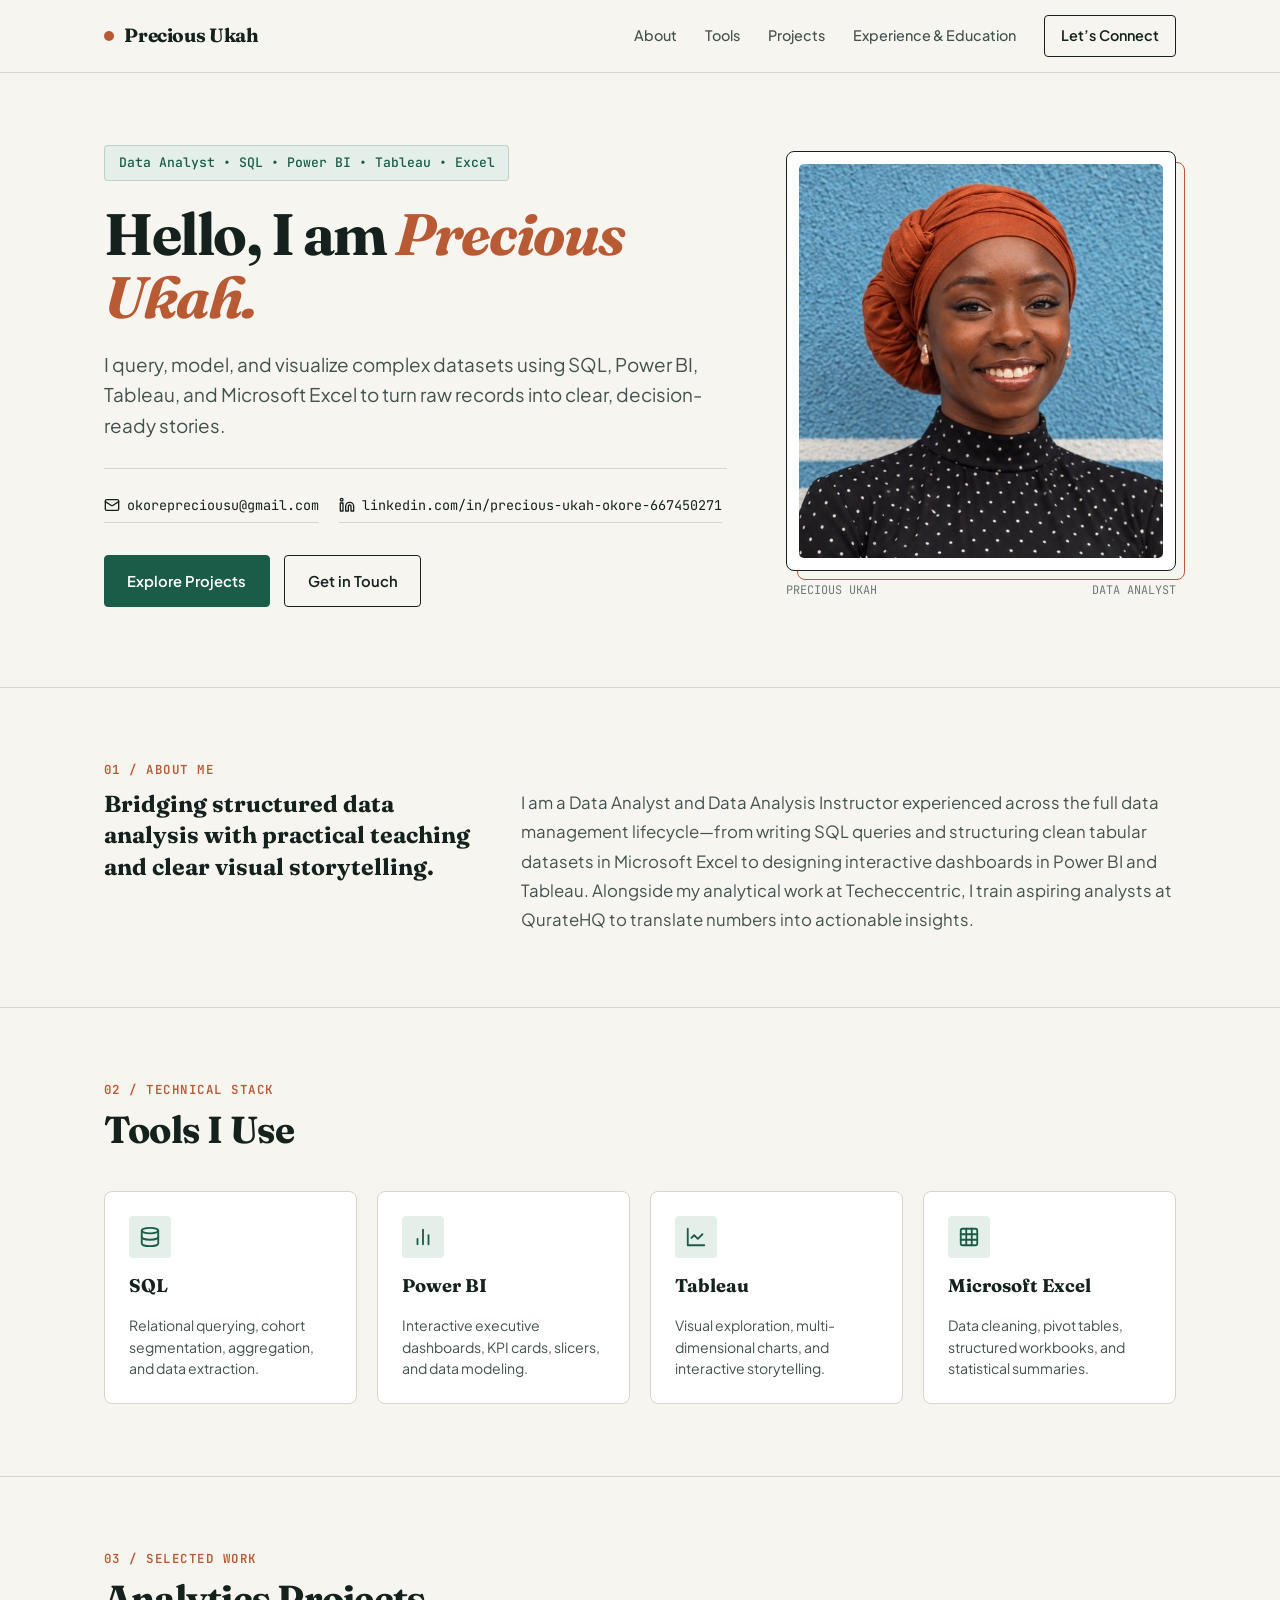
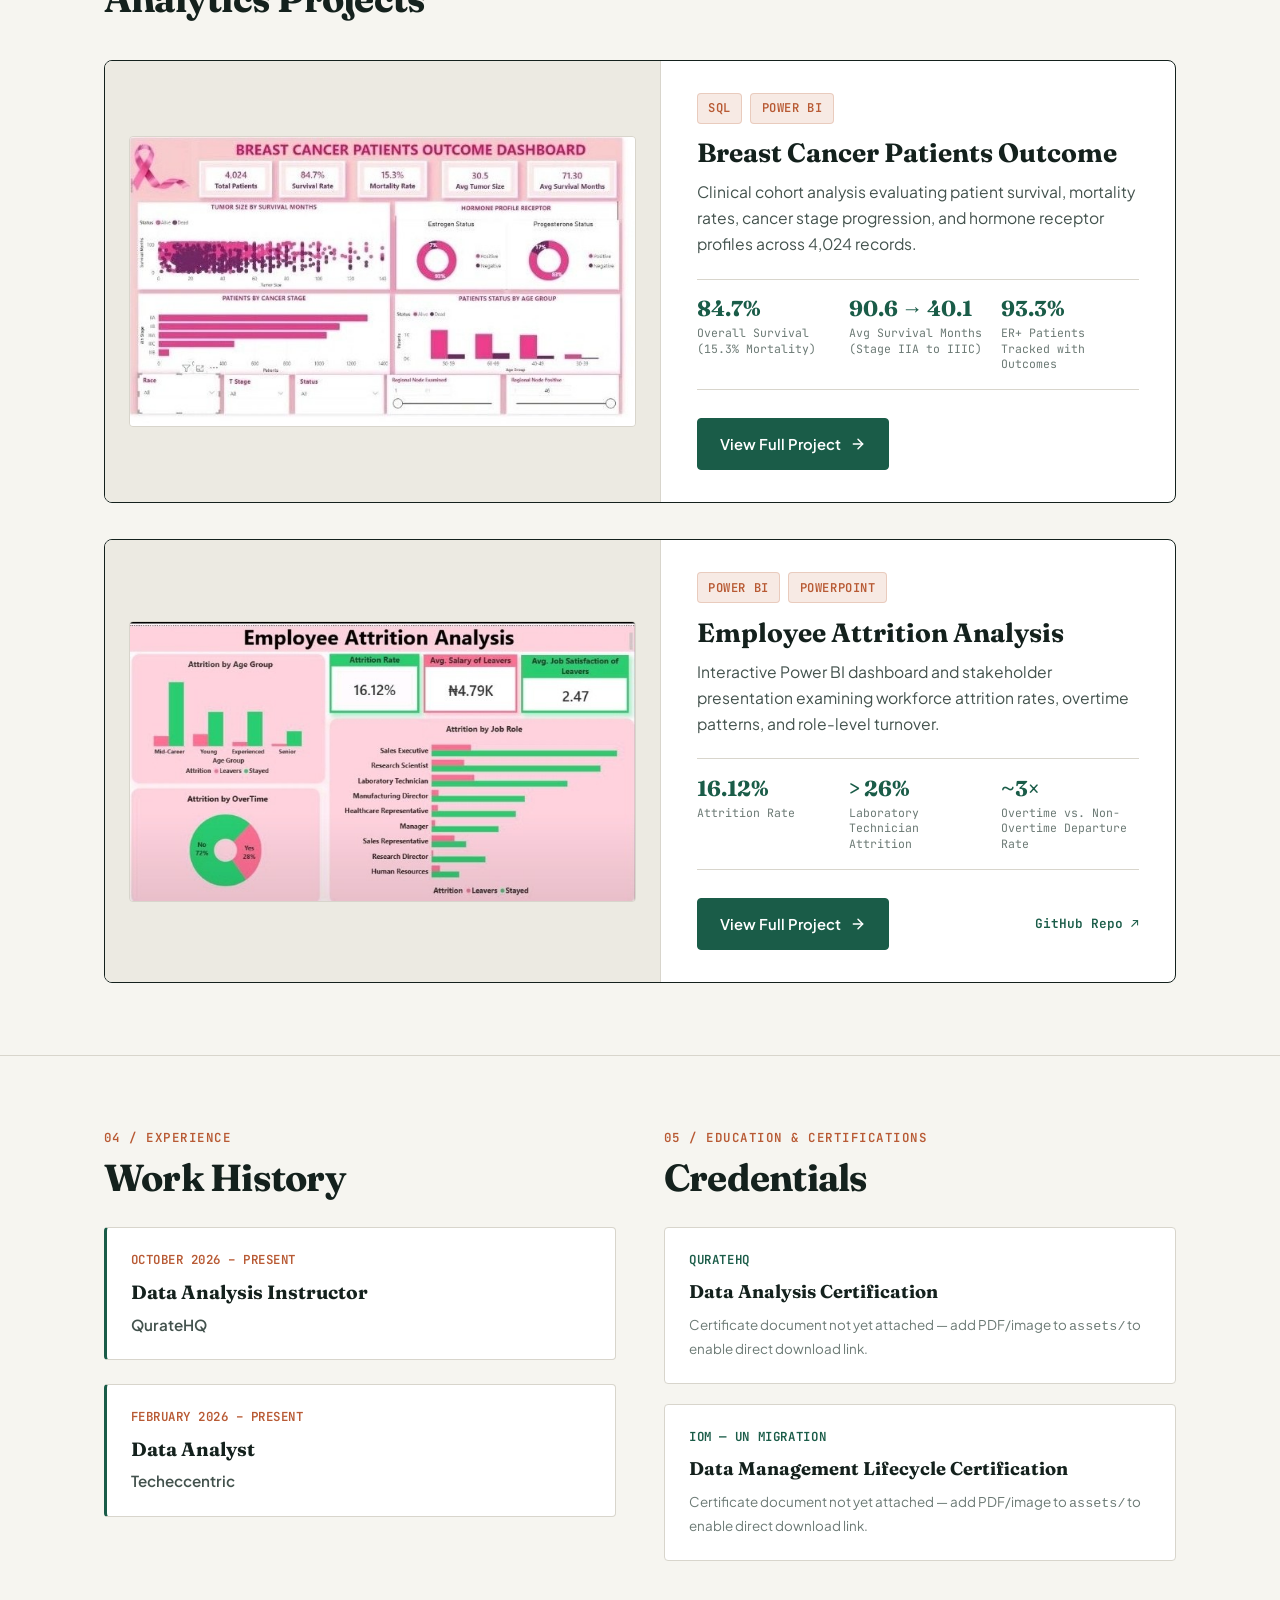
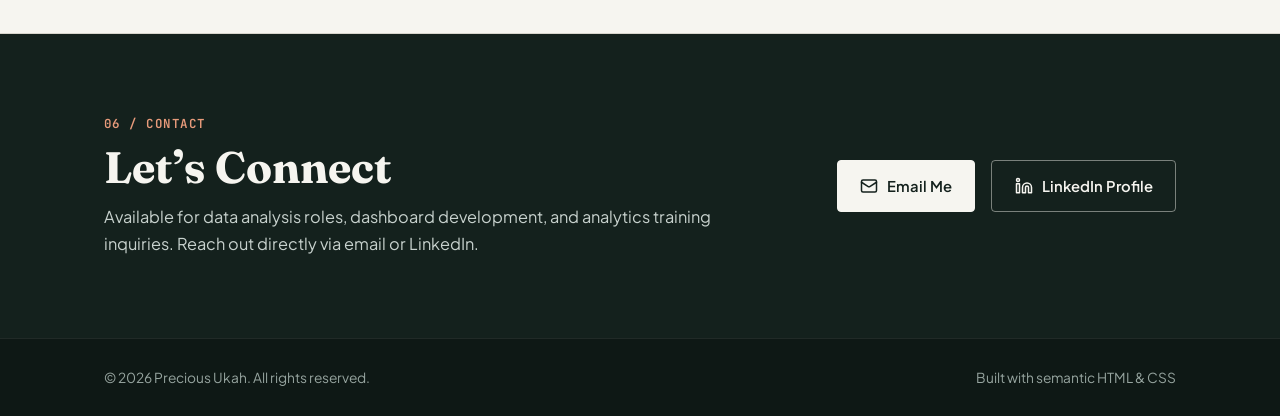
<file: index.html>
<!DOCTYPE html>
<html lang="en">
<head>
  <meta charset="UTF-8" />
  <meta name="viewport" content="width=device-width, initial-scale=1.0" />
  <title>Precious Ukah — Data Analyst Portfolio</title>
  <meta name="description" content="Portfolio of Precious Ukah, Data Analyst specializing in SQL, Power BI, Tableau, and Microsoft Excel." />
  <link rel="preconnect" href="https://fonts.googleapis.com" />
  <link rel="preconnect" href="https://fonts.gstatic.com" crossorigin />
  <link href="https://fonts.googleapis.com/css2?family=Fraunces:ital,opsz,wght@0,9..144,600;0,9..144,700;1,9..144,600&family=JetBrains+Mono:wght@500;600&family=Plus+Jakarta+Sans:wght@400;500;600;700&display=swap" rel="stylesheet" />
  <link rel="stylesheet" href="style.css" />
</head>
<body>

  <!-- Header -->
  <header class="site-header">
    <div class="container header-inner">
      <a href="index.html" class="brand-mark">
        <span class="brand-dot" aria-hidden="true"></span>
        Precious Ukah
      </a>
      <nav class="site-nav" aria-label="Primary Navigation">
        <a href="#about">About</a>
        <a href="#tools">Tools</a>
        <a href="#projects">Projects</a>
        <a href="#experience">Experience &amp; Education</a>
        <a href="#connect" class="nav-cta">Let&rsquo;s Connect</a>
      </nav>
    </div>
  </header>

  <main>
    <!-- 1. Hero Section -->
    <section class="hero">
      <div class="container hero-grid">
        <div>
          <div class="hero-role-badge">
            <span>Data Analyst</span>
            <span aria-hidden="true">&bull;</span>
            <span>SQL &bull; Power BI &bull; Tableau &bull; Excel</span>
          </div>
          <h1 class="hero-title">Hello, I am <span>Precious Ukah.</span></h1>
          <p class="hero-tagline">
            I query, model, and visualize complex datasets using SQL, Power BI, Tableau, and Microsoft Excel to turn raw records into clear, decision-ready stories.
          </p>

          <div class="hero-contact-strip">
            <a href="mailto:okorepreciousu@gmail.com" class="contact-pill">
              <svg width="16" height="16" viewBox="0 0 24 24" fill="none" stroke="currentColor" stroke-width="2" stroke-linecap="round" stroke-linejoin="round" aria-hidden="true"><rect width="20" height="16" x="2" y="4" rx="2"/><path d="m22 7-8.97 5.7a1.94 1.94 0 0 1-2.06 0L2 7"/></svg>
              okorepreciousu@gmail.com
            </a>
            <a href="https://www.linkedin.com/in/precious-ukah-okore-667450271" target="_blank" rel="noopener noreferrer" class="contact-pill">
              <svg width="16" height="16" viewBox="0 0 24 24" fill="none" stroke="currentColor" stroke-width="2" stroke-linecap="round" stroke-linejoin="round" aria-hidden="true"><path d="M16 8a6 6 0 0 1 6 6v7h-4v-7a2 2 0 0 0-2-2 2 2 0 0 0-2 2v7h-4v-7a6 6 0 0 1 6-6z"/><rect width="4" height="12" x="2" y="9"/><circle cx="4" cy="4" r="2"/></svg>
              linkedin.com/in/precious-ukah-okore-667450271
            </a>
          </div>

          <div class="hero-actions">
            <a href="#projects" class="btn btn-primary">Explore Projects</a>
            <a href="#connect" class="btn btn-outline">Get in Touch</a>
          </div>
        </div>

        <div class="hero-portrait-wrap">
          <div class="hero-portrait-frame">
            <img src="assets/headshot.jpg" alt="Portrait of Precious Ukah, Data Analyst" width="586" height="634" />
          </div>
          <div class="portrait-caption">
            <span>PRECIOUS UKAH</span>
            <span>DATA ANALYST</span>
          </div>
        </div>
      </div>
    </section>

    <!-- 2. About Me -->
    <section id="about" class="section">
      <div class="container">
        <span class="section-kicker">01 / About Me</span>
        <div class="about-grid">
          <h2 class="about-lead">
            Bridging structured data analysis with practical teaching and clear visual storytelling.
          </h2>
          <div class="about-body">
            <p>
              I am a Data Analyst and Data Analysis Instructor experienced across the full data management lifecycle—from writing SQL queries and structuring clean tabular datasets in Microsoft Excel to designing interactive dashboards in Power BI and Tableau. Alongside my analytical work at Techeccentric, I train aspiring analysts at QurateHQ to translate numbers into actionable insights.
            </p>
          </div>
        </div>
      </div>
    </section>

    <!-- 3. Tools I Use -->
    <section id="tools" class="section">
      <div class="container">
        <div class="section-header">
          <div>
            <span class="section-kicker">02 / Technical Stack</span>
            <h2 class="section-title">Tools I Use</h2>
          </div>
        </div>

        <div class="tools-grid">
          <article class="tool-card">
            <div class="tool-icon" aria-hidden="true">
              <svg width="22" height="22" viewBox="0 0 24 24" fill="none" stroke="currentColor" stroke-width="2" stroke-linecap="round" stroke-linejoin="round"><ellipse cx="12" cy="5" rx="9" ry="3"/><path d="M3 5V19A9 3 0 0 0 21 19V5"/><path d="M3 12A9 3 0 0 0 21 12"/></svg>
            </div>
            <h3 class="tool-name">SQL</h3>
            <p class="tool-desc">Relational querying, cohort segmentation, aggregation, and data extraction.</p>
          </article>

          <article class="tool-card">
            <div class="tool-icon" aria-hidden="true">
              <svg width="22" height="22" viewBox="0 0 24 24" fill="none" stroke="currentColor" stroke-width="2" stroke-linecap="round" stroke-linejoin="round"><line x1="18" x2="18" y1="20" y2="10"/><line x1="12" x2="12" y1="20" y2="4"/><line x1="6" x2="6" y1="20" y2="14"/></svg>
            </div>
            <h3 class="tool-name">Power BI</h3>
            <p class="tool-desc">Interactive executive dashboards, KPI cards, slicers, and data modeling.</p>
          </article>

          <article class="tool-card">
            <div class="tool-icon" aria-hidden="true">
              <svg width="22" height="22" viewBox="0 0 24 24" fill="none" stroke="currentColor" stroke-width="2" stroke-linecap="round" stroke-linejoin="round"><path d="M3 3v18h18"/><path d="m19 9-5 5-4-4-3 3"/></svg>
            </div>
            <h3 class="tool-name">Tableau</h3>
            <p class="tool-desc">Visual exploration, multi-dimensional charts, and interactive storytelling.</p>
          </article>

          <article class="tool-card">
            <div class="tool-icon" aria-hidden="true">
              <svg width="22" height="22" viewBox="0 0 24 24" fill="none" stroke="currentColor" stroke-width="2" stroke-linecap="round" stroke-linejoin="round"><rect width="18" height="18" x="3" y="3" rx="2"/><path d="M3 9h18"/><path d="M3 15h18"/><path d="M9 3v18"/><path d="M15 3v18"/></svg>
            </div>
            <h3 class="tool-name">Microsoft Excel</h3>
            <p class="tool-desc">Data cleaning, pivot tables, structured workbooks, and statistical summaries.</p>
          </article>
        </div>
      </div>
    </section>

    <!-- 4. Projects Grid -->
    <section id="projects" class="section">
      <div class="container">
        <div class="section-header">
          <div>
            <span class="section-kicker">03 / Selected Work</span>
            <h2 class="section-title">Analytics Projects</h2>
          </div>
        </div>

        <div class="projects-grid">
          <!-- Project 1: Breast Cancer Patients Outcome -->
          <article class="project-card">
            <a href="project-breast-cancer-outcomes.html" class="project-media" aria-label="Open Breast Cancer Patients Outcome project details">
              <img src="assets/breast-cancer-dashboard.jpg" alt="Power BI Breast Cancer Patients Outcome Dashboard showing 4,024 total patients, 84.7% survival rate, 15.3% mortality rate, tumor size scatter plot, hormone receptor donuts, cancer stage bars, and age group breakdown." width="633" height="363" />
            </a>

            <div class="project-body">
              <div>
                <div class="project-tools">
                  <span class="tag">SQL</span>
                  <span class="tag">Power BI</span>
                </div>
                <h3 class="project-title">
                  <a href="project-breast-cancer-outcomes.html">Breast Cancer Patients Outcome</a>
                </h3>
                <p class="project-summary">
                  Clinical cohort analysis evaluating patient survival, mortality rates, cancer stage progression, and hormone receptor profiles across 4,024 records.
                </p>

                <div class="metrics-callout-row">
                  <div class="metric-box">
                    <span class="metric-value">84.7%</span>
                    <span class="metric-label">Overall Survival (15.3% Mortality)</span>
                  </div>
                  <div class="metric-box">
                    <span class="metric-value">90.6 &rarr; 40.1</span>
                    <span class="metric-label">Avg Survival Months (Stage IIA to IIIC)</span>
                  </div>
                  <div class="metric-box">
                    <span class="metric-value">93.3%</span>
                    <span class="metric-label">ER+ Patients Tracked with Outcomes</span>
                  </div>
                </div>
              </div>

              <div class="project-footer">
                <a href="project-breast-cancer-outcomes.html" class="btn btn-primary">
                  View Full Project
                  <svg width="16" height="16" viewBox="0 0 24 24" fill="none" stroke="currentColor" stroke-width="2.2" stroke-linecap="round" stroke-linejoin="round" aria-hidden="true"><path d="M5 12h14"/><path d="m12 5 7 7-7 7"/></svg>
                </a>
              </div>
            </div>
          </article>

          <!-- Project 2: Employee Attrition Analysis -->
          <article class="project-card">
            <a href="project-employee-attrition-analysis.html" class="project-media" aria-label="Open Employee Attrition Analysis project details">
              <img src="assets/employee-attrition-dashboard.jpg" alt="Power BI Employee Attrition Analysis Dashboard showing 16.12% attrition rate, ₦4.79K average salary of leavers, 2.47 average job satisfaction of leavers, attrition by age group, attrition by overtime donut chart, and attrition by job role." width="719" height="397" />
            </a>

            <div class="project-body">
              <div>
                <div class="project-tools">
                  <span class="tag">Power BI</span>
                  <span class="tag">PowerPoint</span>
                </div>
                <h3 class="project-title">
                  <a href="project-employee-attrition-analysis.html">Employee Attrition Analysis</a>
                </h3>
                <p class="project-summary">
                  Interactive Power BI dashboard and stakeholder presentation examining workforce attrition rates, overtime patterns, and role-level turnover.
                </p>

                <div class="metrics-callout-row">
                  <div class="metric-box">
                    <span class="metric-value">16.12%</span>
                    <span class="metric-label">Attrition Rate</span>
                  </div>
                  <div class="metric-box">
                    <span class="metric-value">&gt; 26%</span>
                    <span class="metric-label">Laboratory Technician Attrition</span>
                  </div>
                  <div class="metric-box">
                    <span class="metric-value">~3&times;</span>
                    <span class="metric-label">Overtime vs. Non-Overtime Departure Rate</span>
                  </div>
                </div>
              </div>

              <div class="project-footer project-actions-row">
                <a href="project-employee-attrition-analysis.html" class="btn btn-primary">
                  View Full Project
                  <svg width="16" height="16" viewBox="0 0 24 24" fill="none" stroke="currentColor" stroke-width="2.2" stroke-linecap="round" stroke-linejoin="round" aria-hidden="true"><path d="M5 12h14"/><path d="m12 5 7 7-7 7"/></svg>
                </a>
                <a href="https://github.com/Preshgee/attrition-analysis-mcmoren" target="_blank" rel="noopener noreferrer" class="repo-link">
                  GitHub Repo &nearr;
                </a>
              </div>
            </div>
          </article>
        </div>
      </div>
    </section>

    <!-- 6 & 7. Experience, Education & Certifications -->
    <section id="experience" class="section">
      <div class="container credentials-grid">
        <!-- Experience -->
        <div>
          <span class="section-kicker">04 / Experience</span>
          <h2 class="section-title" style="margin-bottom: 1.75rem;">Work History</h2>

          <div class="timeline-list">
            <article class="timeline-item">
              <span class="timeline-date">October 2026 &ndash; Present</span>
              <h3 class="timeline-role">Data Analysis Instructor</h3>
              <p class="timeline-org">QurateHQ</p>
            </article>

            <article class="timeline-item">
              <span class="timeline-date">February 2026 &ndash; Present</span>
              <h3 class="timeline-role">Data Analyst</h3>
              <p class="timeline-org">Techeccentric</p>
            </article>
          </div>
        </div>

        <!-- Education & Certifications -->
        <div id="certifications">
          <span class="section-kicker">05 / Education &amp; Certifications</span>
          <h2 class="section-title" style="margin-bottom: 1.75rem;">Credentials</h2>

          <div class="cert-list">
            <article class="cert-card">
              <span class="cert-issuer">QurateHQ</span>
              <h3 class="cert-title">Data Analysis Certification</h3>
              <span class="cert-note">Certificate document not yet attached &mdash; add PDF/image to <code>assets/</code> to enable direct download link.</span>
            </article>

            <article class="cert-card">
              <span class="cert-issuer">IOM &mdash; UN Migration</span>
              <h3 class="cert-title">Data Management Lifecycle Certification</h3>
              <span class="cert-note">Certificate document not yet attached &mdash; add PDF/image to <code>assets/</code> to enable direct download link.</span>
            </article>
          </div>
        </div>
      </div>
    </section>

    <!-- 8. Let's Connect -->
    <section id="connect" class="connect-band">
      <div class="container connect-inner">
        <div>
          <span class="section-kicker" style="color: #E89B7B;">06 / Contact</span>
          <h2 class="connect-title">Let&rsquo;s Connect</h2>
          <p class="connect-sub">
            Available for data analysis roles, dashboard development, and analytics training inquiries. Reach out directly via email or LinkedIn.
          </p>
        </div>

        <div class="connect-actions">
          <a href="mailto:okorepreciousu@gmail.com" class="btn btn-light">
            <svg width="18" height="18" viewBox="0 0 24 24" fill="none" stroke="currentColor" stroke-width="2" stroke-linecap="round" stroke-linejoin="round" aria-hidden="true"><rect width="20" height="16" x="2" y="4" rx="2"/><path d="m22 7-8.97 5.7a1.94 1.94 0 0 1-2.06 0L2 7"/></svg>
            Email Me
          </a>
          <a href="https://www.linkedin.com/in/precious-ukah-okore-667450271" target="_blank" rel="noopener noreferrer" class="btn btn-light-outline">
            <svg width="18" height="18" viewBox="0 0 24 24" fill="none" stroke="currentColor" stroke-width="2" stroke-linecap="round" stroke-linejoin="round" aria-hidden="true"><path d="M16 8a6 6 0 0 1 6 6v7h-4v-7a2 2 0 0 0-2-2 2 2 0 0 0-2 2v7h-4v-7a6 6 0 0 1 6-6z"/><rect width="4" height="12" x="2" y="9"/><circle cx="4" cy="4" r="2"/></svg>
            LinkedIn Profile
          </a>
        </div>
      </div>
    </section>
  </main>

  <footer class="site-footer">
    <div class="container footer-inner">
      <span>&copy; 2026 Precious Ukah. All rights reserved.</span>
      <span>Built with semantic HTML &amp; CSS</span>
    </div>
  </footer>

</body>
</html>
</file>
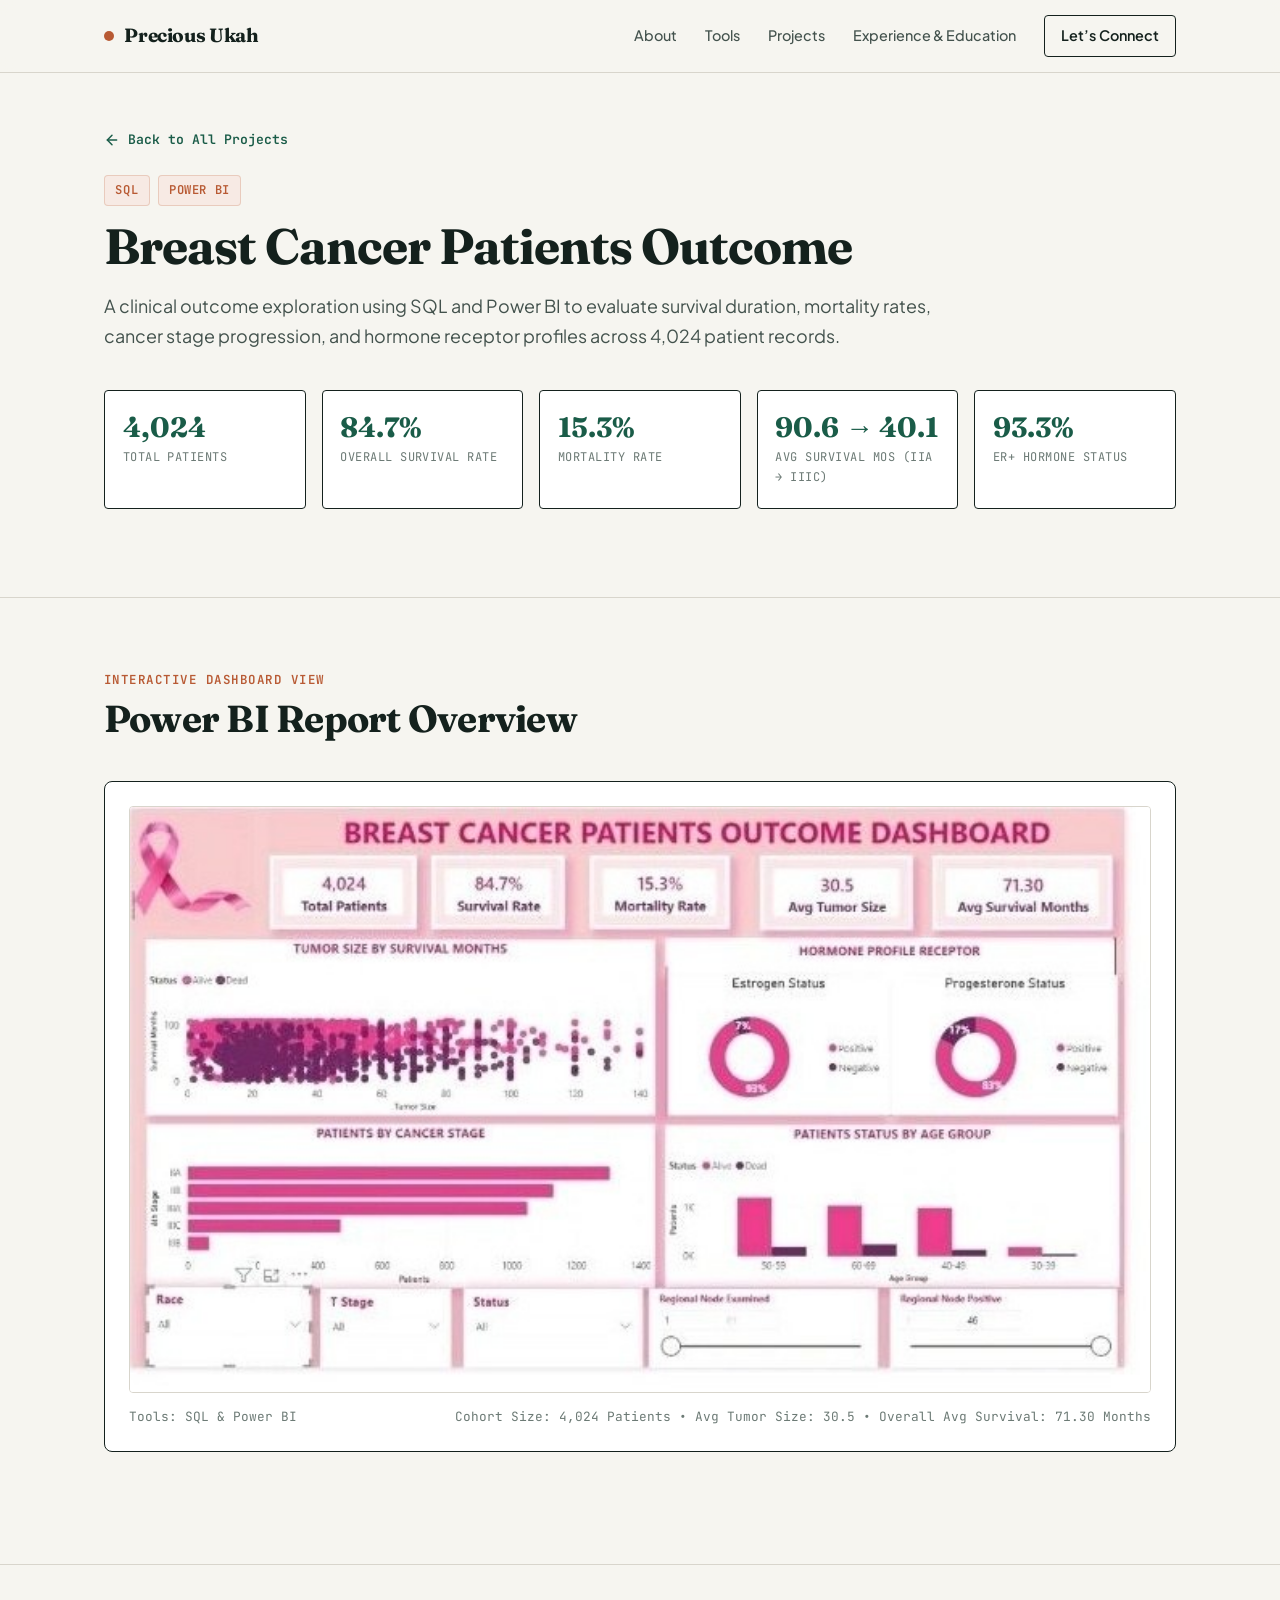
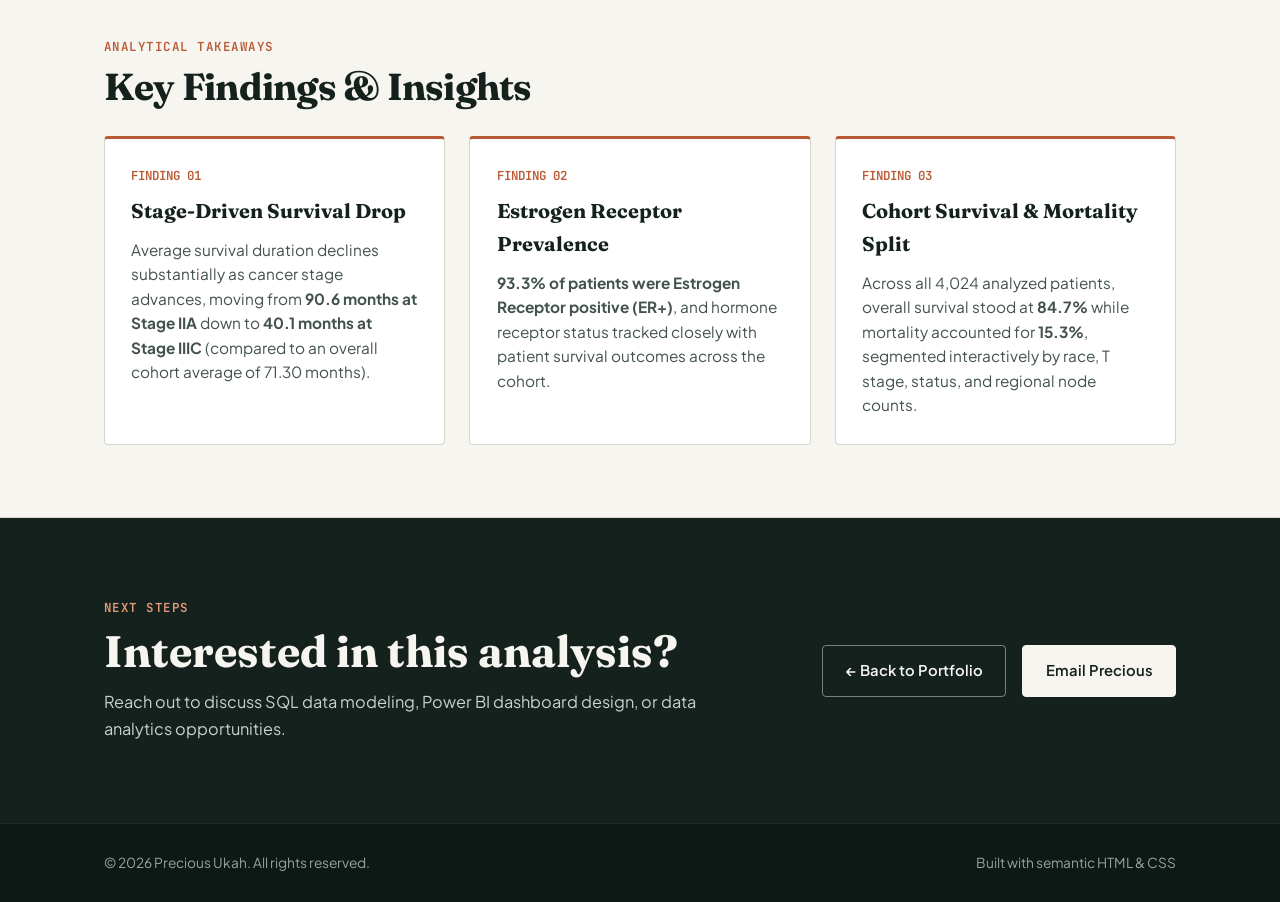
<file: project-breast-cancer-outcomes.html>
<!DOCTYPE html>
<html lang="en">
<head>
  <meta charset="UTF-8" />
  <meta name="viewport" content="width=device-width, initial-scale=1.0" />
  <title>Breast Cancer Patients Outcome — Precious Ukah</title>
  <meta name="description" content="Detailed SQL and Power BI analysis of Breast Cancer Patients Outcome across 4,024 patient records by Precious Ukah." />
  <link rel="preconnect" href="https://fonts.googleapis.com" />
  <link rel="preconnect" href="https://fonts.gstatic.com" crossorigin />
  <link href="https://fonts.googleapis.com/css2?family=Fraunces:ital,opsz,wght@0,9..144,600;0,9..144,700;1,9..144,600&family=JetBrains+Mono:wght@500;600&family=Plus+Jakarta+Sans:wght@400;500;600;700&display=swap" rel="stylesheet" />
  <link rel="stylesheet" href="style.css" />
</head>
<body>

  <!-- Header -->
  <header class="site-header">
    <div class="container header-inner">
      <a href="index.html" class="brand-mark">
        <span class="brand-dot" aria-hidden="true"></span>
        Precious Ukah
      </a>
      <nav class="site-nav" aria-label="Primary Navigation">
        <a href="index.html#about">About</a>
        <a href="index.html#tools">Tools</a>
        <a href="index.html#projects">Projects</a>
        <a href="index.html#experience">Experience &amp; Education</a>
        <a href="index.html#connect" class="nav-cta">Let&rsquo;s Connect</a>
      </nav>
    </div>
  </header>

  <main>
    <!-- Project Header -->
    <section class="detail-hero">
      <div class="container">
        <a href="index.html#projects" class="breadcrumb">
          <svg width="16" height="16" viewBox="0 0 24 24" fill="none" stroke="currentColor" stroke-width="2.2" stroke-linecap="round" stroke-linejoin="round" aria-hidden="true"><path d="m12 19-7-7 7-7"/><path d="M19 12H5"/></svg>
          Back to All Projects
        </a>

        <div class="project-tools">
          <span class="tag">SQL</span>
          <span class="tag">Power BI</span>
        </div>

        <h1 class="detail-title">Breast Cancer Patients Outcome</h1>
        <p class="detail-subtitle">
          A clinical outcome exploration using SQL and Power BI to evaluate survival duration, mortality rates, cancer stage progression, and hormone receptor profiles across 4,024 patient records.
        </p>

        <!-- Complete Metrics Strip (from provided insights & dashboard KPI cards) -->
        <div class="metrics-strip" aria-label="Key Project Metrics">
          <div class="strip-card">
            <div class="strip-value">4,024</div>
            <div class="strip-label">Total Patients</div>
          </div>
          <div class="strip-card">
            <div class="strip-value">84.7%</div>
            <div class="strip-label">Overall Survival Rate</div>
          </div>
          <div class="strip-card">
            <div class="strip-value">15.3%</div>
            <div class="strip-label">Mortality Rate</div>
          </div>
          <div class="strip-card">
            <div class="strip-value">90.6 &rarr; 40.1</div>
            <div class="strip-label">Avg Survival Mos (IIA &rarr; IIIC)</div>
          </div>
          <div class="strip-card">
            <div class="strip-value">93.3%</div>
            <div class="strip-label">ER+ Hormone Status</div>
          </div>
        </div>
      </div>
    </section>

    <!-- Full-Size Dashboard Showcase -->
    <section class="section">
      <div class="container">
        <span class="section-kicker">Interactive Dashboard View</span>
        <h2 class="section-title">Power BI Report Overview</h2>

        <figure class="dashboard-showcase">
          <img src="assets/breast-cancer-dashboard.jpg" alt="Full Power BI Breast Cancer Patients Outcome Dashboard displaying KPI summary cards, Tumor Size by Survival Months scatter plot, Estrogen and Progesterone hormone receptor donut charts, Patients by Cancer Stage bar chart, Patients Status by Age Group column chart, and interactive slicers." width="633" height="363" />
          <figcaption class="showcase-caption">
            <span>Tools: SQL &amp; Power BI</span>
            <span>Cohort Size: 4,024 Patients &bull; Avg Tumor Size: 30.5 &bull; Overall Avg Survival: 71.30 Months</span>
          </figcaption>
        </figure>
      </div>
    </section>

    <!-- Key Findings & Insights -->
    <section class="section">
      <div class="container">
        <span class="section-kicker">Analytical Takeaways</span>
        <h2 class="section-title">Key Findings &amp; Insights</h2>

        <div class="findings-grid">
          <article class="finding-card">
            <span class="finding-num">FINDING 01</span>
            <h3 class="finding-heading">Stage-Driven Survival Drop</h3>
            <p class="finding-text">
              Average survival duration declines substantially as cancer stage advances, moving from <strong>90.6 months at Stage IIA</strong> down to <strong>40.1 months at Stage IIIC</strong> (compared to an overall cohort average of 71.30 months).
            </p>
          </article>

          <article class="finding-card">
            <span class="finding-num">FINDING 02</span>
            <h3 class="finding-heading">Estrogen Receptor Prevalence</h3>
            <p class="finding-text">
              <strong>93.3% of patients were Estrogen Receptor positive (ER+)</strong>, and hormone receptor status tracked closely with patient survival outcomes across the cohort.
            </p>
          </article>

          <article class="finding-card">
            <span class="finding-num">FINDING 03</span>
            <h3 class="finding-heading">Cohort Survival &amp; Mortality Split</h3>
            <p class="finding-text">
              Across all 4,024 analyzed patients, overall survival stood at <strong>84.7%</strong> while mortality accounted for <strong>15.3%</strong>, segmented interactively by race, T stage, status, and regional node counts.
            </p>
          </article>
        </div>
      </div>
    </section>

    <!-- Bottom Navigation & Connect -->
    <section id="connect" class="connect-band">
      <div class="container connect-inner">
        <div>
          <span class="section-kicker" style="color: #E89B7B;">Next Steps</span>
          <h2 class="connect-title">Interested in this analysis?</h2>
          <p class="connect-sub">
            Reach out to discuss SQL data modeling, Power BI dashboard design, or data analytics opportunities.
          </p>
        </div>

        <div class="connect-actions">
          <a href="index.html#projects" class="btn btn-light-outline">&larr; Back to Portfolio</a>
          <a href="mailto:okorepreciousu@gmail.com" class="btn btn-light">Email Precious</a>
        </div>
      </div>
    </section>
  </main>

  <footer class="site-footer">
    <div class="container footer-inner">
      <span>&copy; 2026 Precious Ukah. All rights reserved.</span>
      <span>Built with semantic HTML &amp; CSS</span>
    </div>
  </footer>

</body>
</html>
</file>
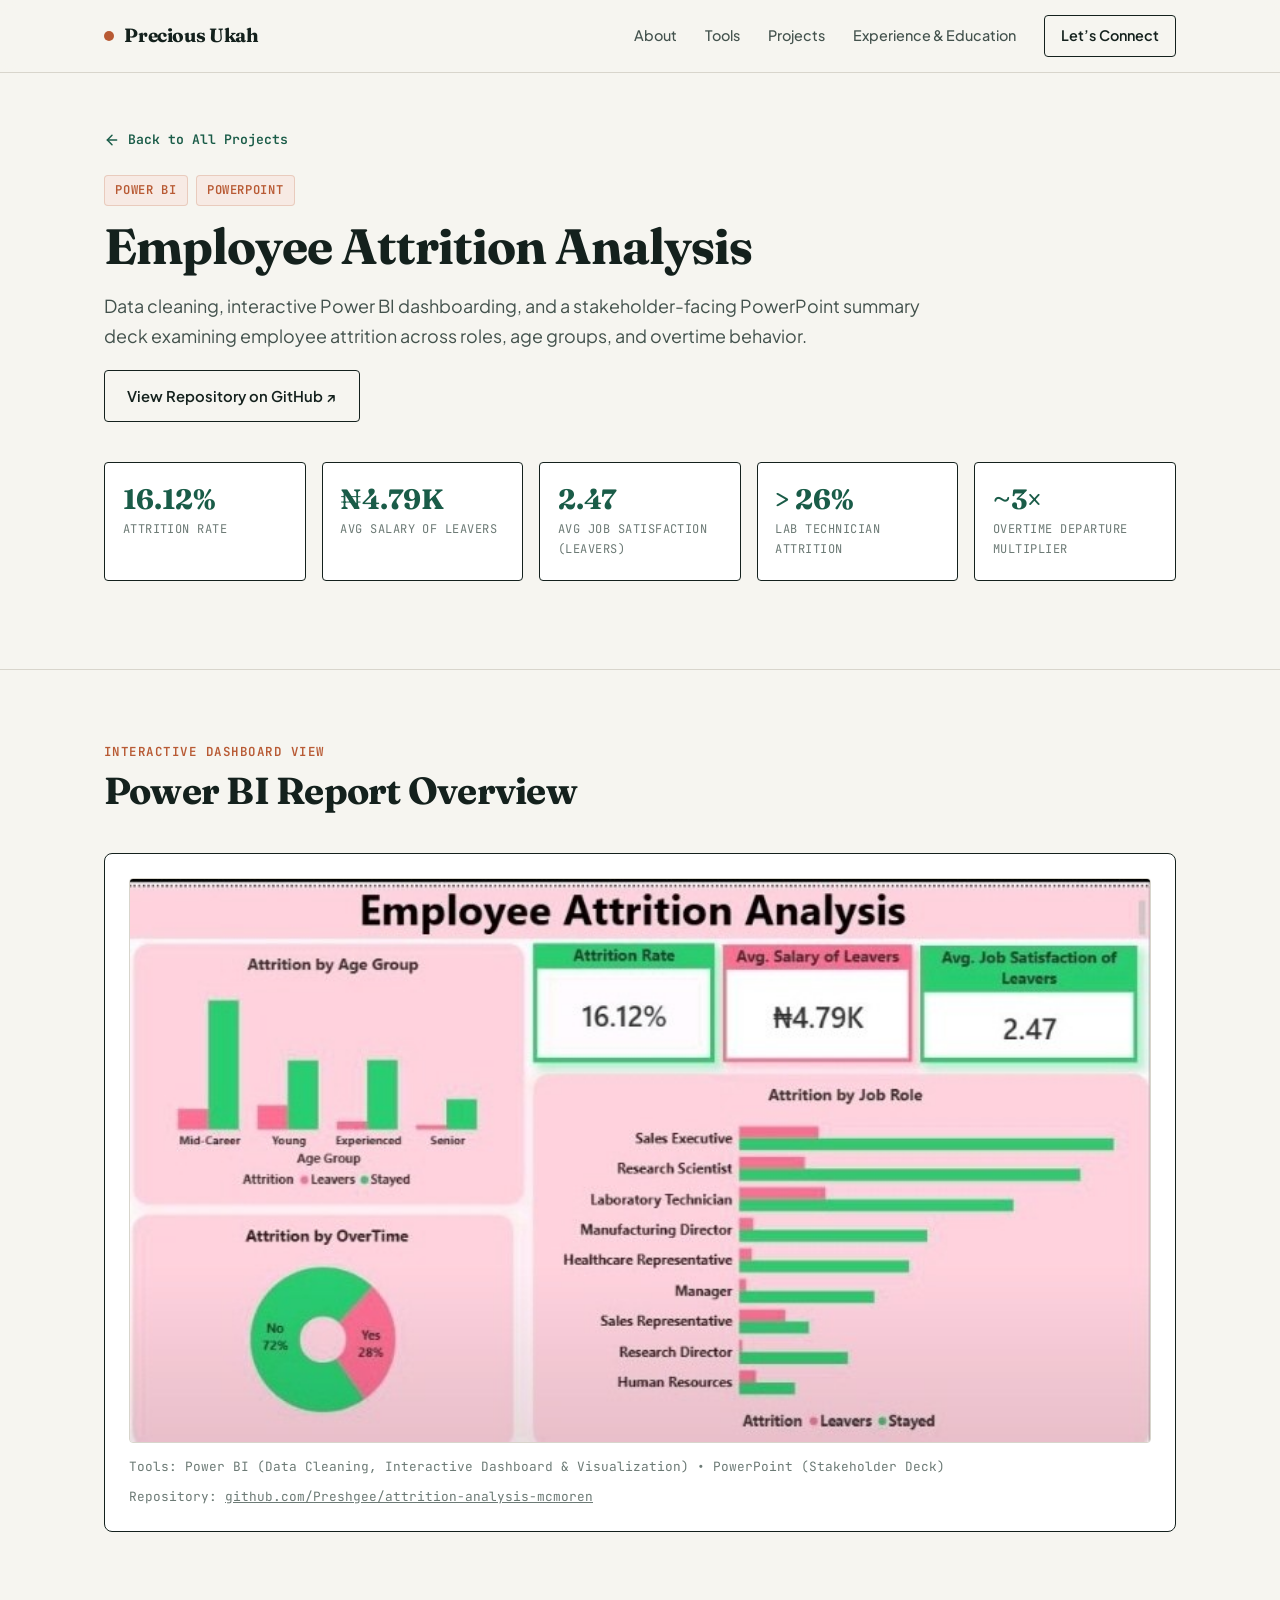
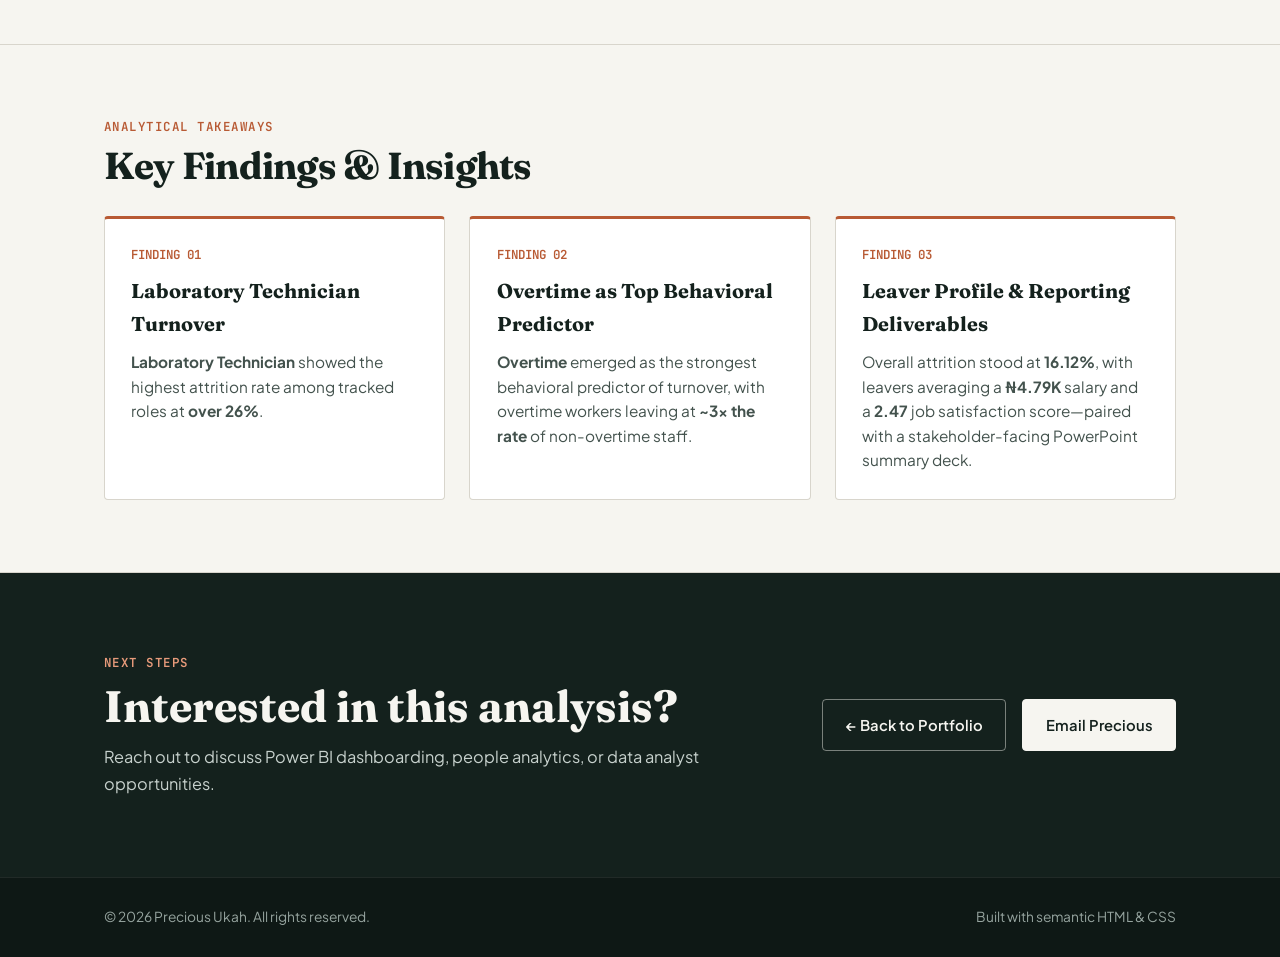
<file: project-employee-attrition-analysis.html>
<!DOCTYPE html>
<html lang="en">
<head>
  <meta charset="UTF-8" />
  <meta name="viewport" content="width=device-width, initial-scale=1.0" />
  <title>Employee Attrition Analysis — Precious Ukah</title>
  <meta name="description" content="Employee Attrition Analysis by Precious Ukah using Power BI and PowerPoint." />
  <link rel="preconnect" href="https://fonts.googleapis.com" />
  <link rel="preconnect" href="https://fonts.gstatic.com" crossorigin />
  <link href="https://fonts.googleapis.com/css2?family=Fraunces:ital,opsz,wght@0,9..144,600;0,9..144,700;1,9..144,600&family=JetBrains+Mono:wght@500;600&family=Plus+Jakarta+Sans:wght@400;500;600;700&display=swap" rel="stylesheet" />
  <link rel="stylesheet" href="style.css" />
</head>
<body>

  <!-- Header -->
  <header class="site-header">
    <div class="container header-inner">
      <a href="index.html" class="brand-mark">
        <span class="brand-dot" aria-hidden="true"></span>
        Precious Ukah
      </a>
      <nav class="site-nav" aria-label="Primary Navigation">
        <a href="index.html#about">About</a>
        <a href="index.html#tools">Tools</a>
        <a href="index.html#projects">Projects</a>
        <a href="index.html#experience">Experience &amp; Education</a>
        <a href="index.html#connect" class="nav-cta">Let&rsquo;s Connect</a>
      </nav>
    </div>
  </header>

  <main>
    <!-- Project Header -->
    <section class="detail-hero">
      <div class="container">
        <a href="index.html#projects" class="breadcrumb">
          <svg width="16" height="16" viewBox="0 0 24 24" fill="none" stroke="currentColor" stroke-width="2.2" stroke-linecap="round" stroke-linejoin="round" aria-hidden="true"><path d="m12 19-7-7 7-7"/><path d="M19 12H5"/></svg>
          Back to All Projects
        </a>

        <div class="project-tools">
          <span class="tag">Power BI</span>
          <span class="tag">PowerPoint</span>
        </div>

        <h1 class="detail-title">Employee Attrition Analysis</h1>
        <p class="detail-subtitle">
          Data cleaning, interactive Power BI dashboarding, and a stakeholder-facing PowerPoint summary deck examining employee attrition across roles, age groups, and overtime behavior.
        </p>

        <div style="margin-top: 1.25rem;">
          <a href="https://github.com/Preshgee/attrition-analysis-mcmoren" target="_blank" rel="noopener noreferrer" class="btn btn-outline">
            View Repository on GitHub &nearr;
          </a>
        </div>

        <!-- Complete Metrics Strip (from provided dashboard KPI cards & key findings) -->
        <div class="metrics-strip" aria-label="Key Project Metrics">
          <div class="strip-card">
            <div class="strip-value">16.12%</div>
            <div class="strip-label">Attrition Rate</div>
          </div>
          <div class="strip-card">
            <div class="strip-value">&#8358;4.79K</div>
            <div class="strip-label">Avg Salary of Leavers</div>
          </div>
          <div class="strip-card">
            <div class="strip-value">2.47</div>
            <div class="strip-label">Avg Job Satisfaction (Leavers)</div>
          </div>
          <div class="strip-card">
            <div class="strip-value">&gt; 26%</div>
            <div class="strip-label">Lab Technician Attrition</div>
          </div>
          <div class="strip-card">
            <div class="strip-value">~3&times;</div>
            <div class="strip-label">Overtime Departure Multiplier</div>
          </div>
        </div>
      </div>
    </section>

    <!-- Full-Size Dashboard Showcase -->
    <section class="section">
      <div class="container">
        <span class="section-kicker">Interactive Dashboard View</span>
        <h2 class="section-title">Power BI Report Overview</h2>

        <figure class="dashboard-showcase">
          <img src="assets/employee-attrition-dashboard.jpg" alt="Employee Attrition Analysis Power BI Dashboard displaying 16.12% Attrition Rate, &#8358;4.79K Avg Salary of Leavers, 2.47 Avg Job Satisfaction of Leavers, Attrition by Age Group (Mid-Career, Young, Experienced, Senior), Attrition by OverTime (72% No, 28% Yes), and Attrition by Job Role." width="719" height="397" />
          <figcaption class="showcase-caption">
            <span>Tools: Power BI (Data Cleaning, Interactive Dashboard &amp; Visualization) &bull; PowerPoint (Stakeholder Deck)</span>
            <span>Repository: <a href="https://github.com/Preshgee/attrition-analysis-mcmoren" target="_blank" rel="noopener noreferrer" style="text-decoration: underline;">github.com/Preshgee/attrition-analysis-mcmoren</a></span>
          </figcaption>
        </figure>
      </div>
    </section>

    <!-- Key Findings & Insights -->
    <section class="section">
      <div class="container">
        <span class="section-kicker">Analytical Takeaways</span>
        <h2 class="section-title">Key Findings &amp; Insights</h2>

        <div class="findings-grid">
          <article class="finding-card">
            <span class="finding-num">FINDING 01</span>
            <h3 class="finding-heading">Laboratory Technician Turnover</h3>
            <p class="finding-text">
              <strong>Laboratory Technician</strong> showed the highest attrition rate among tracked roles at <strong>over 26%</strong>.
            </p>
          </article>

          <article class="finding-card">
            <span class="finding-num">FINDING 02</span>
            <h3 class="finding-heading">Overtime as Top Behavioral Predictor</h3>
            <p class="finding-text">
              <strong>Overtime</strong> emerged as the strongest behavioral predictor of turnover, with overtime workers leaving at <strong>~3&times; the rate</strong> of non-overtime staff.
            </p>
          </article>

          <article class="finding-card">
            <span class="finding-num">FINDING 03</span>
            <h3 class="finding-heading">Leaver Profile &amp; Reporting Deliverables</h3>
            <p class="finding-text">
              Overall attrition stood at <strong>16.12%</strong>, with leavers averaging a <strong>&#8358;4.79K</strong> salary and a <strong>2.47</strong> job satisfaction score—paired with a stakeholder-facing PowerPoint summary deck.
            </p>
          </article>
        </div>
      </div>
    </section>

    <!-- Bottom Navigation & Connect -->
    <section id="connect" class="connect-band">
      <div class="container connect-inner">
        <div>
          <span class="section-kicker" style="color: #E89B7B;">Next Steps</span>
          <h2 class="connect-title">Interested in this analysis?</h2>
          <p class="connect-sub">
            Reach out to discuss Power BI dashboarding, people analytics, or data analyst opportunities.
          </p>
        </div>

        <div class="connect-actions">
          <a href="index.html#projects" class="btn btn-light-outline">&larr; Back to Portfolio</a>
          <a href="mailto:okorepreciousu@gmail.com" class="btn btn-light">Email Precious</a>
        </div>
      </div>
    </section>
  </main>

  <footer class="site-footer">
    <div class="container footer-inner">
      <span>&copy; 2026 Precious Ukah. All rights reserved.</span>
      <span>Built with semantic HTML &amp; CSS</span>
    </div>
  </footer>

</body>
</html>
</file>
<file: style.css>
/* ==========================================================================
   Precious Ukah — Data Analyst Portfolio
   Editorial Daylight & Botanical Forest Aesthetic
   ========================================================================== */

:root {
  --bg-page: #F6F5F0;
  --bg-surface: #FFFFFF;
  --bg-tinted: #ECEAE2;
  --ink-primary: #14211D;
  --ink-secondary: #43524D;
  --ink-muted: #6C7A75;
  --accent-forest: #1A5C48;
  --accent-forest-hover: #134636;
  --accent-ochre: #B85A34;
  --accent-ochre-soft: #F7EAE4;
  --accent-forest-soft: #E5EFEA;
  --border-hairline: #D8D5CC;
  --border-strong: #14211D;

  --font-display: 'Fraunces', Georgia, serif;
  --font-body: 'Plus Jakarta Sans', -apple-system, BlinkMacSystemFont, sans-serif;
  --font-mono: 'JetBrains Mono', monospace;

  --max-width: 1120px;
  --radius-sm: 4px;
  --radius-md: 8px;
}

*, *::before, *::after {
  box-sizing: border-box;
  margin: 0;
  padding: 0;
}

html {
  scroll-behavior: smooth;
  font-size: 16px;
}

body {
  background-color: var(--bg-page);
  color: var(--ink-primary);
  font-family: var(--font-body);
  line-height: 1.65;
  -webkit-font-smoothing: antialiased;
}

img {
  display: block;
  max-width: 100%;
  height: auto;
}

a {
  color: inherit;
  text-decoration: none;
}

/* Container & Layout Grid */
.container {
  width: 100%;
  max-width: var(--max-width);
  margin: 0 auto;
  padding: 0 1.5rem;
}

/* Header & Navigation */
.site-header {
  position: sticky;
  top: 0;
  z-index: 100;
  background-color: rgba(246, 245, 240, 0.94);
  backdrop-filter: blur(8px);
  border-bottom: 1px solid var(--border-hairline);
}

.header-inner {
  display: flex;
  align-items: center;
  justify-content: space-between;
  min-height: 4.5rem;
  gap: 1rem;
}

.brand-mark {
  display: inline-flex;
  align-items: center;
  gap: 0.65rem;
  font-family: var(--font-display);
  font-weight: 700;
  font-size: 1.2rem;
  letter-spacing: -0.02em;
  color: var(--ink-primary);
}

.brand-dot {
  width: 10px;
  height: 10px;
  background-color: var(--accent-ochre);
  border-radius: 50%;
  display: inline-block;
}

.site-nav {
  display: flex;
  align-items: center;
  gap: 1.75rem;
  flex-wrap: wrap;
}

.site-nav a {
  font-size: 0.9rem;
  font-weight: 500;
  color: var(--ink-secondary);
  transition: color 0.2s ease;
}

.site-nav a:hover {
  color: var(--accent-forest);
}

.nav-cta {
  padding: 0.5rem 1rem;
  border: 1px solid var(--border-strong);
  border-radius: var(--radius-sm);
  font-weight: 600 !important;
  color: var(--ink-primary) !important;
  transition: background-color 0.2s ease, color 0.2s ease !important;
}

.nav-cta:hover {
  background-color: var(--ink-primary);
  color: var(--bg-page) !important;
}

/* Buttons */
.btn {
  display: inline-flex;
  align-items: center;
  gap: 0.55rem;
  padding: 0.8rem 1.4rem;
  font-family: var(--font-body);
  font-size: 0.925rem;
  font-weight: 600;
  border-radius: var(--radius-sm);
  border: 1px solid transparent;
  cursor: pointer;
  transition: all 0.2s ease;
}

.btn-primary {
  background-color: var(--accent-forest);
  color: #FFFFFF;
  border-color: var(--accent-forest);
}

.btn-primary:hover {
  background-color: var(--accent-forest-hover);
  border-color: var(--accent-forest-hover);
}

.btn-outline {
  background-color: transparent;
  color: var(--ink-primary);
  border-color: var(--border-strong);
}

.btn-outline:hover {
  background-color: var(--ink-primary);
  color: var(--bg-page);
}

/* Section Framing */
.section {
  padding: 4.5rem 0;
  border-bottom: 1px solid var(--border-hairline);
}

.section-header {
  display: flex;
  align-items: baseline;
  justify-content: space-between;
  gap: 1rem;
  margin-bottom: 2.5rem;
  flex-wrap: wrap;
}

.section-kicker {
  font-family: var(--font-mono);
  font-size: 0.78rem;
  text-transform: uppercase;
  letter-spacing: 0.12em;
  color: var(--accent-ochre);
  font-weight: 600;
  display: block;
  margin-bottom: 0.45rem;
}

.section-title {
  font-family: var(--font-display);
  font-size: clamp(1.75rem, 3vw, 2.35rem);
  font-weight: 700;
  line-height: 1.15;
  letter-spacing: -0.02em;
  color: var(--ink-primary);
}

/* 1. Hero Section */
.hero {
  padding: 4.5rem 0 5rem;
  border-bottom: 1px solid var(--border-hairline);
}

.hero-grid {
  display: grid;
  grid-template-columns: 1.35fr 0.85fr;
  gap: 3.5rem;
  align-items: center;
}

.hero-role-badge {
  display: inline-flex;
  align-items: center;
  gap: 0.5rem;
  font-family: var(--font-mono);
  font-size: 0.82rem;
  font-weight: 500;
  color: var(--accent-forest);
  background-color: var(--accent-forest-soft);
  padding: 0.4rem 0.85rem;
  border-radius: var(--radius-sm);
  border: 1px solid rgba(26, 92, 72, 0.2);
  margin-bottom: 1.35rem;
}

.hero-title {
  font-family: var(--font-display);
  font-size: clamp(2.45rem, 4.6vw, 3.65rem);
  font-weight: 700;
  line-height: 1.08;
  letter-spacing: -0.025em;
  margin-bottom: 1.25rem;
  color: var(--ink-primary);
}

.hero-title span {
  color: var(--accent-ochre);
  font-style: italic;
}

.hero-tagline {
  font-size: 1.18rem;
  line-height: 1.6;
  color: var(--ink-secondary);
  max-width: 58ch;
  margin-bottom: 1.75rem;
}

.hero-contact-strip {
  display: flex;
  flex-wrap: wrap;
  gap: 1.25rem;
  align-items: center;
  margin-bottom: 2rem;
  padding-top: 1.25rem;
  border-top: 1px solid var(--border-hairline);
}

.contact-pill {
  display: inline-flex;
  align-items: center;
  gap: 0.45rem;
  font-family: var(--font-mono);
  font-size: 0.84rem;
  color: var(--ink-primary);
  padding: 0.35rem 0;
  border-bottom: 1px solid var(--border-hairline);
  transition: border-color 0.2s ease, color 0.2s ease;
}

.contact-pill:hover {
  color: var(--accent-forest);
  border-bottom-color: var(--accent-forest);
}

.hero-actions {
  display: flex;
  flex-wrap: wrap;
  gap: 0.9rem;
}

.hero-portrait-wrap {
  position: relative;
  max-width: 390px;
  justify-self: end;
}

.hero-portrait-frame {
  position: relative;
  background-color: var(--bg-surface);
  padding: 0.75rem;
  border: 1px solid var(--border-strong);
  border-radius: var(--radius-md);
}

.hero-portrait-frame::after {
  content: "";
  position: absolute;
  inset: 10px -10px -10px 10px;
  border: 1px solid var(--accent-ochre);
  border-radius: var(--radius-md);
  z-index: -1;
}

.hero-portrait-frame img {
  width: 100%;
  aspect-ratio: 586 / 634;
  object-fit: cover;
  border-radius: calc(var(--radius-md) - 3px);
}

.portrait-caption {
  margin-top: 0.65rem;
  display: flex;
  justify-content: space-between;
  font-family: var(--font-mono);
  font-size: 0.74rem;
  color: var(--ink-muted);
}

/* 2. About Me */
.about-grid {
  display: grid;
  grid-template-columns: 0.9fr 1.6fr;
  gap: 3rem;
  align-items: start;
}

.about-lead {
  font-family: var(--font-display);
  font-size: 1.45rem;
  line-height: 1.35;
  color: var(--ink-primary);
}

.about-body p {
  font-size: 1.05rem;
  color: var(--ink-secondary);
  line-height: 1.75;
}

/* 3. Tools I Use */
.tools-grid {
  display: grid;
  grid-template-columns: repeat(4, 1fr);
  gap: 1.25rem;
}

.tool-card {
  background-color: var(--bg-surface);
  border: 1px solid var(--border-hairline);
  border-radius: var(--radius-md);
  padding: 1.5rem;
  display: flex;
  flex-direction: column;
  gap: 0.85rem;
  transition: border-color 0.2s ease, transform 0.2s ease;
}

.tool-card:hover {
  border-color: var(--accent-forest);
  transform: translateY(-2px);
}

.tool-icon {
  width: 42px;
  height: 42px;
  border-radius: var(--radius-sm);
  background-color: var(--accent-forest-soft);
  color: var(--accent-forest);
  display: inline-flex;
  align-items: center;
  justify-content: center;
}

.tool-name {
  font-family: var(--font-display);
  font-size: 1.15rem;
  font-weight: 700;
  color: var(--ink-primary);
}

.tool-desc {
  font-size: 0.88rem;
  color: var(--ink-secondary);
  line-height: 1.5;
}

/* 4. Projects Grid */
.projects-grid {
  display: grid;
  grid-template-columns: 1fr;
  gap: 2.25rem;
}

.project-card {
  background-color: var(--bg-surface);
  border: 1px solid var(--border-strong);
  border-radius: var(--radius-md);
  overflow: hidden;
  display: grid;
  grid-template-columns: 1.08fr 1fr;
}

.project-media {
  background-color: var(--bg-tinted);
  border-right: 1px solid var(--border-hairline);
  padding: 1.5rem;
  display: flex;
  align-items: center;
  justify-content: center;
}

.project-media img {
  width: 100%;
  border: 1px solid var(--border-hairline);
  border-radius: var(--radius-sm);
}

.project-body {
  padding: 2rem 2.25rem;
  display: flex;
  flex-direction: column;
  justify-content: space-between;
  gap: 1.5rem;
}

.project-tools {
  display: flex;
  flex-wrap: wrap;
  gap: 0.5rem;
  margin-bottom: 0.85rem;
}

.tag {
  font-family: var(--font-mono);
  font-size: 0.76rem;
  font-weight: 600;
  text-transform: uppercase;
  letter-spacing: 0.05em;
  padding: 0.28rem 0.65rem;
  border-radius: var(--radius-sm);
  background-color: var(--accent-ochre-soft);
  color: var(--accent-ochre);
  border: 1px solid rgba(184, 90, 52, 0.22);
}

.project-title {
  font-family: var(--font-display);
  font-size: 1.65rem;
  font-weight: 700;
  line-height: 1.2;
  margin-bottom: 0.65rem;
  color: var(--ink-primary);
}

.project-summary {
  font-size: 0.98rem;
  color: var(--ink-secondary);
  margin-bottom: 1.35rem;
}

.metrics-callout-row {
  display: grid;
  grid-template-columns: repeat(3, 1fr);
  gap: 0.85rem;
  padding: 1.1rem 0;
  border-top: 1px solid var(--border-hairline);
  border-bottom: 1px solid var(--border-hairline);
}

.metric-box {
  display: flex;
  flex-direction: column;
  gap: 0.2rem;
}

.metric-value {
  font-family: var(--font-display);
  font-size: 1.35rem;
  font-weight: 700;
  color: var(--accent-forest);
  line-height: 1.15;
}

.metric-label {
  font-family: var(--font-mono);
  font-size: 0.72rem;
  color: var(--ink-muted);
  line-height: 1.35;
}

.project-footer {
  display: flex;
  align-items: center;
  justify-content: space-between;
  padding-top: 0.25rem;
}

/* 6 & 7. Experience, Education & Certifications */
.credentials-grid {
  display: grid;
  grid-template-columns: 1fr 1fr;
  gap: 3rem;
}

.timeline-list {
  display: flex;
  flex-direction: column;
  gap: 1.5rem;
}

.timeline-item {
  background-color: var(--bg-surface);
  border: 1px solid var(--border-hairline);
  border-left: 3px solid var(--accent-forest);
  border-radius: var(--radius-sm);
  padding: 1.4rem 1.5rem;
}

.timeline-date {
  font-family: var(--font-mono);
  font-size: 0.78rem;
  font-weight: 600;
  color: var(--accent-ochre);
  text-transform: uppercase;
  letter-spacing: 0.04em;
  margin-bottom: 0.35rem;
  display: block;
}

.timeline-role {
  font-family: var(--font-display);
  font-size: 1.2rem;
  font-weight: 700;
  color: var(--ink-primary);
  margin-bottom: 0.2rem;
}

.timeline-org {
  font-size: 0.95rem;
  font-weight: 600;
  color: var(--ink-secondary);
}

.cert-list {
  display: flex;
  flex-direction: column;
  gap: 1.25rem;
}

.cert-card {
  background-color: var(--bg-surface);
  border: 1px solid var(--border-hairline);
  border-radius: var(--radius-sm);
  padding: 1.4rem 1.5rem;
  display: flex;
  flex-direction: column;
  gap: 0.4rem;
}

.cert-issuer {
  font-family: var(--font-mono);
  font-size: 0.78rem;
  font-weight: 600;
  color: var(--accent-forest);
  text-transform: uppercase;
  letter-spacing: 0.05em;
}

.cert-title {
  font-family: var(--font-display);
  font-size: 1.15rem;
  font-weight: 700;
  color: var(--ink-primary);
}

.cert-note {
  font-size: 0.84rem;
  color: var(--ink-muted);
}

/* 8. Let's Connect */
.connect-band {
  padding: 5rem 0;
  background-color: var(--ink-primary);
  color: var(--bg-page);
}

.connect-inner {
  display: flex;
  align-items: center;
  justify-content: space-between;
  gap: 2.5rem;
  flex-wrap: wrap;
}

.connect-title {
  font-family: var(--font-display);
  font-size: clamp(2rem, 3.5vw, 2.75rem);
  font-weight: 700;
  line-height: 1.15;
  margin-bottom: 0.75rem;
}

.connect-sub {
  color: #C7D1CD;
  max-width: 52ch;
  font-size: 1.02rem;
}

.connect-actions {
  display: flex;
  flex-wrap: wrap;
  gap: 1rem;
}

.btn-light {
  background-color: var(--bg-page);
  color: var(--ink-primary);
  border-color: var(--bg-page);
}

.btn-light:hover {
  background-color: #E3E0D6;
}

.btn-light-outline {
  background-color: transparent;
  color: var(--bg-page);
  border-color: rgba(246, 245, 240, 0.45);
}

.btn-light-outline:hover {
  background-color: rgba(246, 245, 240, 0.12);
  border-color: var(--bg-page);
}

/* Footer */
.site-footer {
  background-color: #0E1815;
  color: #96A49F;
  padding: 1.75rem 0;
  font-size: 0.86rem;
  border-top: 1px solid rgba(255, 255, 255, 0.08);
}

.footer-inner {
  display: flex;
  justify-content: space-between;
  align-items: center;
  gap: 1rem;
  flex-wrap: wrap;
}

/* ==========================================================================
   Project Detail Page Styles
   ========================================================================== */
.breadcrumb {
  display: inline-flex;
  align-items: center;
  gap: 0.5rem;
  font-family: var(--font-mono);
  font-size: 0.82rem;
  color: var(--accent-forest);
  font-weight: 600;
  margin-bottom: 1.5rem;
}

.breadcrumb:hover {
  text-decoration: underline;
}

.detail-hero {
  padding: 3.5rem 0 3rem;
  border-bottom: 1px solid var(--border-hairline);
}

.detail-title {
  font-family: var(--font-display);
  font-size: clamp(2.1rem, 4vw, 3.1rem);
  font-weight: 700;
  line-height: 1.12;
  letter-spacing: -0.02em;
  margin: 0.75rem 0 1rem;
}

.detail-subtitle {
  font-size: 1.12rem;
  color: var(--ink-secondary);
  max-width: 65ch;
}

.metrics-strip {
  display: grid;
  grid-template-columns: repeat(5, 1fr);
  gap: 1rem;
  margin: 2.5rem 0;
}

.strip-card {
  background-color: var(--bg-surface);
  border: 1px solid var(--border-strong);
  border-radius: var(--radius-sm);
  padding: 1.25rem 1.1rem;
}

.strip-value {
  font-family: var(--font-display);
  font-size: 1.75rem;
  font-weight: 700;
  color: var(--accent-forest);
  line-height: 1.15;
  margin-bottom: 0.3rem;
}

.strip-label {
  font-family: var(--font-mono);
  font-size: 0.75rem;
  color: var(--ink-muted);
  text-transform: uppercase;
  letter-spacing: 0.04em;
}

.dashboard-showcase {
  background-color: var(--bg-surface);
  border: 1px solid var(--border-strong);
  border-radius: var(--radius-md);
  padding: 1.5rem;
  margin: 2.5rem 0;
}

.dashboard-showcase img {
  width: 100%;
  border: 1px solid var(--border-hairline);
  border-radius: var(--radius-sm);
}

.showcase-caption {
  margin-top: 0.85rem;
  font-family: var(--font-mono);
  font-size: 0.8rem;
  color: var(--ink-muted);
  display: flex;
  justify-content: space-between;
  flex-wrap: wrap;
  gap: 0.5rem;
}

.findings-grid {
  display: grid;
  grid-template-columns: repeat(3, 1fr);
  gap: 1.5rem;
  margin-top: 1.75rem;
}

.finding-card {
  background-color: var(--bg-surface);
  border: 1px solid var(--border-hairline);
  border-top: 3px solid var(--accent-ochre);
  border-radius: var(--radius-sm);
  padding: 1.65rem;
}

.finding-num {
  font-family: var(--font-mono);
  font-size: 0.78rem;
  font-weight: 600;
  color: var(--accent-ochre);
  margin-bottom: 0.5rem;
  display: block;
}

.finding-heading {
  font-family: var(--font-display);
  font-size: 1.25rem;
  font-weight: 700;
  margin-bottom: 0.65rem;
  color: var(--ink-primary);
}

.finding-text {
  font-size: 0.96rem;
  color: var(--ink-secondary);
  line-height: 1.6;
}

/* Responsive Breakpoints */
@media (max-width: 960px) {
  .hero-grid,
  .about-grid,
  .project-card,
  .credentials-grid {
    grid-template-columns: 1fr;
  }

  .hero-portrait-wrap {
    justify-self: start;
    max-width: 340px;
  }

  .project-media {
    border-right: none;
    border-bottom: 1px solid var(--border-hairline);
  }

  .tools-grid {
    grid-template-columns: repeat(2, 1fr);
  }

  .metrics-strip {
    grid-template-columns: repeat(2, 1fr);
  }

  .findings-grid {
    grid-template-columns: 1fr;
  }
}

@media (max-width: 560px) {
  .tools-grid,
  .metrics-callout-row,
  .metrics-strip {
    grid-template-columns: 1fr;
  }

  .site-nav {
    gap: 1rem;
  }
}

.repo-link {
  display: inline-flex;
  align-items: center;
  gap: 0.4rem;
  font-family: var(--font-mono);
  font-size: 0.8rem;
  font-weight: 600;
  color: var(--accent-forest);
  border-bottom: 1px solid transparent;
}

.repo-link:hover {
  border-bottom-color: var(--accent-forest);
}

.project-actions-row {
  display: flex;
  align-items: center;
  justify-content: space-between;
  gap: 1rem;
  flex-wrap: wrap;
}
</file>
